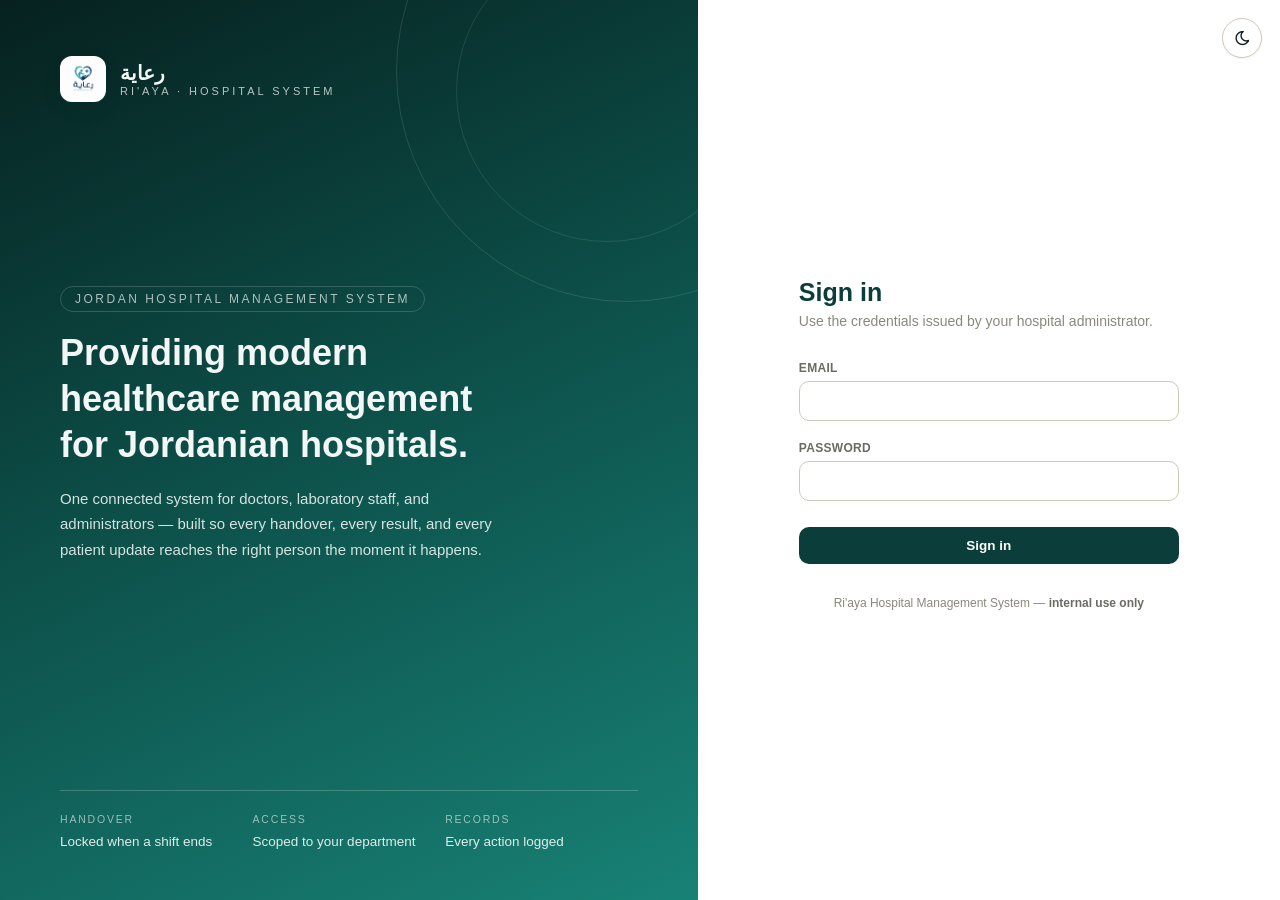
<file: index.html>
<!DOCTYPE html>
<html lang="en">
<head>
<meta charset="UTF-8">
<meta name="viewport" content="width=device-width, initial-scale=1.0">
<link rel="manifest" href="manifest.webmanifest">
<meta name="theme-color" content="#0b3d3a">
<link rel="apple-touch-icon" href="assets/icon-192.png">
<script src="assets/theme-toggle.js"></script>
<script src="assets/register-sw.js"></script>
<title>Ri'aya — Sign in</title>
<script src="assets/vendor/supabase-js.min.js"></script>
<link rel="stylesheet" href="assets/vendor/tabler-icons/tabler-icons.min.css">
<link rel="stylesheet" href="assets/design-system.css">
<style>
  html, body { margin: 0; padding: 0; height: 100%; background: var(--paper); color: var(--ink); }
  body { display: flex; min-height: 100vh; }

  /* ══════════════ LEFT: hero panel ══════════════ */
  .hero-panel {
    flex: 1.15; position: relative; overflow: hidden;
    background: linear-gradient(155deg, var(--teal-950) 0%, var(--teal-800) 55%, var(--teal-500) 130%);
    color: #f2f7f6; display: flex; flex-direction: column; justify-content: space-between;
    padding: 56px 60px 48px;
  }
  .hero-panel::before {
    content: ""; position: absolute; right: -160px; top: -160px; width: 460px; height: 460px;
    border-radius: 50%; border: 1px solid rgba(242,247,246,0.12);
  }
  .hero-panel::after {
    content: ""; position: absolute; right: -60px; top: -60px; width: 300px; height: 300px;
    border-radius: 50%; border: 1px solid rgba(242,247,246,0.1);
  }

  .hero-brand { display: flex; align-items: center; gap: 14px; position: relative; z-index: 1; }
  .hero-brand img { width: 46px; height: 46px; border-radius: 12px; background: #fff; padding: 4px; object-fit: contain; box-shadow: var(--shadow-md); }
  .hero-brand .brand-text .ar { font-size: 20px; font-weight: 700; line-height: 1.2; }
  .hero-brand .brand-text .en { font-size: 11px; letter-spacing: 3px; text-transform: uppercase; opacity: 0.75; }

  .hero-copy { max-width: 440px; position: relative; z-index: 1; }
  .hero-copy .eyebrow {
    font-size: 12px; letter-spacing: 2.5px; text-transform: uppercase; opacity: 0.7; margin-bottom: 18px;
    display: inline-block; padding: 5px 14px; border: 1px solid rgba(242,247,246,0.25); border-radius: var(--radius-full);
  }
  .hero-copy h1 { font-size: 36px; line-height: 1.28; font-weight: 700; margin: 0 0 18px; }
  .hero-copy p { font-size: 15px; line-height: 1.7; opacity: 0.88; margin: 0; }

  .hero-stats { display: flex; gap: 0; margin-top: 44px; border-top: 1px solid rgba(242,247,246,0.22); padding-top: 22px; position: relative; z-index: 1; }
  .hero-stats .stat { flex: 1; padding-right: 20px; }
  .hero-stats .stat .label { font-size: 10.5px; letter-spacing: 1.8px; text-transform: uppercase; opacity: 0.6; margin-bottom: 7px; }
  .hero-stats .stat .value { font-size: 13.5px; opacity: 0.92; line-height: 1.5; }

  /* ══════════════ RIGHT: form panel ══════════════ */
  .form-panel { flex: 1; display: flex; align-items: center; justify-content: center; padding: 40px; background: var(--surface); }
  .form-card { width: 100%; max-width: 380px; }
  .form-card .form-logo-mobile { display: none; }
  .form-card h2 { font-size: 25px; margin: 0 0 6px; font-weight: 700; color: var(--heading); }
  .form-card .sub { font-size: 14px; color: var(--muted); margin: 0 0 32px; }

  .field { margin-bottom: 20px; }

  button.submit { width: 100%; margin-top: 6px; }

  .status { margin-top: 18px; display: none; }
  .status.show { display: flex; }

  .footnote { margin-top: 32px; font-size: 12px; color: var(--muted); text-align: center; }
  .footnote strong { color: var(--muted-strong); }

  .mobile-stats { display: none; }

  @media (max-width: 860px) {
    body { flex-direction: column; }

    .hero-panel {
      flex: 0 0 auto; padding: 36px 30px 40px;
      display: flex; flex-direction: column; gap: 26px; justify-content: flex-start;
    }
    .hero-copy h1 { font-size: 27px; margin-bottom: 0; }
    .hero-copy p { display: none; } /* keeps the hero short so it doesn't crowd the section below */
    .hero-stats { display: none; }

    .form-panel {
      flex: 1 1 auto;
      padding: 20px 24px 32px;
      justify-content: flex-start;
      position: relative; z-index: 2;
    }
    .field-input {
      min-height: 46px; font-size: 16px; /* 16px stops iOS auto-zoom-on-focus */
    }
    .btn.submit { min-height: 48px; }

    /* Handover / Access / Records — now a standalone section under the form */
    .mobile-stats {
      display: flex; gap: 10px;
      padding: 0 24px 32px;
    }
    .mobile-stats .stat {
      flex: 1; background: var(--surface-alt);
      border-radius: var(--radius-md); padding: 10px 8px; text-align: center;
    }
    .mobile-stats .stat .label {
      font-size: 11px; font-weight: 700; color: var(--heading); margin-bottom: 3px;
    }
    .mobile-stats .stat .value {
      font-size: 9.5px; line-height: 1.4; color: var(--muted-strong);
    }

    /* ── Dark mode only, below ──
       One gradient on the page itself — hero and sign-in are no longer
       two separately-colored blocks, just one continuous dark background
       that the content sits on top of. Dark html background also means
       iOS's overscroll bounce shows dark, not white, at the top/bottom.
       In light mode none of this applies — the page just uses the normal
       light surface/heading/muted variables, same as desktop, so the
       toggle actually changes how the page looks. */
    html[data-theme="dark"] { background: var(--teal-950); }
    html[data-theme="dark"] body {
      background: linear-gradient(180deg, var(--teal-950) 0%, var(--teal-700) 32%, var(--teal-950) 68%, var(--teal-950) 100%);
    }
    html[data-theme="dark"] .hero-panel { background: transparent; }
    html[data-theme="dark"] .form-panel { background: transparent; }
    html[data-theme="dark"] .form-card h2 { color: #f2f7f6; margin-top: 8px; }
    html[data-theme="dark"] .form-card .sub { color: rgba(242,247,246,0.7); }
    html[data-theme="dark"] .field-label { color: rgba(242,247,246,0.75); }
    html[data-theme="dark"] .field-input {
      background: rgba(242,247,246,0.08);
      border-color: rgba(242,247,246,0.2);
      color: #f2f7f6;
    }
    html[data-theme="dark"] .field-input::placeholder { color: rgba(242,247,246,0.4); }
    html[data-theme="dark"] .field-input:focus {
      border-color: var(--teal-300);
      box-shadow: 0 0 0 3px rgba(109,207,194,0.18);
    }
    /* Override Safari/Chrome's yellow autofill highlight so a filled-in
       email field still matches the dark input style instead of clashing */
    html[data-theme="dark"] .field-input:-webkit-autofill,
    html[data-theme="dark"] .field-input:-webkit-autofill:hover,
    html[data-theme="dark"] .field-input:-webkit-autofill:focus {
      -webkit-text-fill-color: #f2f7f6;
      -webkit-box-shadow: 0 0 0 1000px rgba(20,116,107,0.35) inset;
      transition: background-color 9999s ease-in-out 0s;
    }
    html[data-theme="dark"] .form-panel .btn-primary { background: #f2f7f6; color: var(--teal-950); }
    html[data-theme="dark"] .form-panel .btn-primary:hover:not(:disabled) { background: #eef7f5; }
    html[data-theme="dark"] .footnote { color: rgba(242,247,246,0.55); }
    html[data-theme="dark"] .footnote strong { color: rgba(242,247,246,0.85); }
    html[data-theme="dark"] .mobile-stats .stat { background: rgba(242,247,246,0.07); }
    html[data-theme="dark"] .mobile-stats .stat .label { color: #f2f7f6; }
    html[data-theme="dark"] .mobile-stats .stat .value { color: rgba(242,247,246,0.65); }
  }
</style>
</head>
<body>

  <button class="theme-toggle-btn" aria-label="Toggle dark mode"></button>

  <div class="hero-panel">
    <div class="hero-brand">
      <img src="assets/logo.png" alt="Ri'aya logo">
      <div class="brand-text">
        <div class="ar">رعاية</div>
        <div class="en">Ri'aya · Hospital System</div>
      </div>
    </div>

    <div class="hero-copy">
      <span class="eyebrow">Jordan Hospital Management System</span>
      <h1>Providing modern healthcare management for Jordanian hospitals.</h1>
      <p>One connected system for doctors, laboratory staff, and administrators — built so every handover, every result, and every patient update reaches the right person the moment it happens.</p>
    </div>

    <div class="hero-stats">
      <div class="stat"><div class="label">Handover</div><div class="value">Locked when a shift ends</div></div>
      <div class="stat"><div class="label">Access</div><div class="value">Scoped to your department</div></div>
      <div class="stat"><div class="label">Records</div><div class="value">Every action logged</div></div>
    </div>
  </div>

  <div class="form-panel">
    <div class="form-card">
      <h2>Sign in</h2>
      <p class="sub">Use the credentials issued by your hospital administrator.</p>

      <form id="login-form">
        <div class="field">
          <label class="field-label" for="email">Email</label>
          <input type="email" id="email" name="email" class="field-input" autocomplete="email" required>
        </div>
        <div class="field">
          <label class="field-label" for="password">Password</label>
          <input type="password" id="password" name="password" class="field-input" autocomplete="current-password" required>
        </div>
        <button type="submit" class="btn btn-primary submit" id="submit-btn">Sign in</button>
      </form>

      <div class="alert status" id="status"></div>

      <p class="footnote">Ri'aya Hospital Management System — <strong>internal use only</strong></p>
    </div>
  </div>

  <div class="mobile-stats">
    <div class="stat"><div class="label">Handover</div><div class="value">Locked at shift end</div></div>
    <div class="stat"><div class="label">Access</div><div class="value">Dept scoped</div></div>
    <div class="stat"><div class="label">Records</div><div class="value">Every action logged</div></div>
  </div>

<script>
  // ══════════════════════════════════════════════════════════════
  // SUPABASE CONNECTION SETUP — unchanged from before
  // ══════════════════════════════════════════════════════════════
  const SUPABASE_URL = "https://etvrquzjlgzmysbxlrev.supabase.co";
  const SUPABASE_ANON_KEY = "eyJhbGciOiJIUzI1NiIsInR5cCI6IkpXVCJ9.eyJpc3MiOiJzdXBhYmFzZSIsInJlZiI6ImV0dnJxdXpqbGd6bXlzYnhscmV2Iiwicm9sZSI6ImFub24iLCJpYXQiOjE3ODM2ODEyOTgsImV4cCI6MjA5OTI1NzI5OH0.zIgWMsOzp-agiVOe-cnOx4qgA-FUsU-fGbgVCvW_Yjg";
  const supabaseClient = window.supabase.createClient(SUPABASE_URL, SUPABASE_ANON_KEY);

  // ══════════════════════════════════════════════════════════════
  // ROLE → DASHBOARD MAPPING — unchanged from before
  // ══════════════════════════════════════════════════════════════
  const ROLE_REDIRECTS = {
    admin: "admin.html",
    head_doctor: "head-doctor-dashboard.html",
    doctor: "doctor-dashboard.html",
    duty_doctor: "duty-doctor-dashboard.html",
    emergency_duty_doctor: "duty-doctor-dashboard.html",
    nurse: "nurse-dashboard.html",
    lab: "lab-dashboard.html",
    blood_bank: "blood-bank-dashboard.html",
    imaging: "imaging-dashboard.html",
  };
  const DEFAULT_REDIRECT = "dashboard.html";

  initThemeToggle();

  const form = document.getElementById("login-form");
  const statusEl = document.getElementById("status");
  const submitBtn = document.getElementById("submit-btn");

  function showStatus(message, type) {
    statusEl.innerHTML = `<span class="alert-icon">${type === "error" ? "⚠" : "✓"}</span><span>${message}</span>`;
    statusEl.className = "alert status show " + (type === "error" ? "alert-error" : "alert-success");
  }

  function clearStatus() {
    statusEl.className = "alert status";
  }

  // Arrived here after idle-logout.js auto-signed someone out — say so,
  // rather than silently dropping them on a blank login form with no
  // explanation of why they were logged out.
  if (new URLSearchParams(window.location.search).get("signedOut") === "idle") {
    showStatus("You were signed out after a period of inactivity, to help keep patient data secure on shared devices.", "success");
  }

  // Retries a network call a few times with increasing delay before giving
  // up — a single dropped request on bad wifi/4G shouldn't be enough to
  // stop someone signing in.
  async function withRetry(fn, { retries = 3, baseDelayMs = 800 } = {}) {
    let lastErr;
    for (let attempt = 0; attempt <= retries; attempt++) {
      try { return await fn(); }
      catch (err) {
        lastErr = err;
        if (attempt < retries) await new Promise((r) => setTimeout(r, baseDelayMs * Math.pow(2, attempt)));
      }
    }
    throw lastErr;
  }

  form.addEventListener("submit", async (e) => {
    e.preventDefault();
    clearStatus();

    const email = document.getElementById("email").value.trim();
    const password = document.getElementById("password").value;

    submitBtn.disabled = true;
    submitBtn.textContent = "Signing in…";

    let authData, authError;
    for (let attempt = 0; ; attempt++) {
      const result = await supabaseClient.auth.signInWithPassword({ email, password });
      authData = result.data; authError = result.error;
      // Only retry genuine network/connection failures — a wrong password
      // should fail immediately, not retry pointlessly for several seconds.
      const isRetryable = authError && window.supabase.isAuthRetryableFetchError(authError);
      if (!isRetryable || attempt >= 3) break;
      submitBtn.textContent = "Connection trouble, retrying…";
      await new Promise((r) => setTimeout(r, 800 * Math.pow(2, attempt)));
    }

    if (authError) {
      const message = window.supabase.isAuthRetryableFetchError(authError)
        ? "Couldn't reach the server — check your connection and try again."
        : (authError.message || "Sign in failed. Check your email and password.");
      showStatus(message, "error");
      submitBtn.disabled = false;
      submitBtn.textContent = "Sign in";
      return;
    }

    const userId = authData.user.id;

    let profile, profileError;
    try {
      const result = await withRetry(() => supabaseClient
        .from("profiles")
        .select("role, full_name")
        .eq("user_id", userId)
        .single());
      profile = result.data; profileError = result.error;
    } catch (err) {
      profileError = err;
    }

    if (profileError || !profile) {
      const isNetworkIssue = profileError && !profileError.code; // PostgREST errors (e.g. "no rows found") have a .code; thrown network/fetch errors don't
      const message = isNetworkIssue
        ? "Signed in, but couldn't load your profile — check your connection and try signing in again."
        : "Signed in, but no profile was found for this account. Contact your administrator.";
      showStatus(message, "error");
      submitBtn.disabled = false;
      submitBtn.textContent = "Sign in";
      return;
    }

    showStatus("Welcome, " + profile.full_name + ". Redirecting…", "success");

    const destination = ROLE_REDIRECTS[profile.role] || DEFAULT_REDIRECT;
    setTimeout(() => {
      window.location.href = destination;
    }, 600);
  });
</script>

</body>
</html>
</file>
<file: assets/design-system.css>
/* ═══════════════════════════════════════════════════════════════
   RI'AYA DESIGN SYSTEM
   Shared across every page. One source of truth for color,
   typography, spacing, and every reusable component (buttons,
   badges, alerts, cards, forms). Redesign a page by using these
   classes, not by inventing new ad-hoc styles.
   ═══════════════════════════════════════════════════════════════ */

:root {
  /* Brand */
  --ink: #0f2027;
  --teal-950: #06211f;
  --teal-900: #0b3d3a;
  --teal-800: #0e5750;
  --teal-700: #14746b;
  --teal-500: #1f9e8f;
  --teal-300: #6dcfc2;
  --teal-100: #e3f5f2;

  --paper: #f6f4ef;
  --surface: #ffffff;
  --line: #e2dfd4;
  --line-strong: #cfc9b8;
  --muted: #8a887d;
  --muted-strong: #6b6a63;

  /* Semantic */
  --amber-500: #c98a3e;
  --amber-100: #faf0e2;
  --red-500: #b5442e;
  --red-100: #fbe9e5;
  --green-500: #2f7d5c;
  --green-100: #e7f3ed;
  --blue-500: #2f6fa8;
  --blue-100: #e8f1f9;

  /* Elevation */
  --radius-sm: 6px;
  --radius-md: 10px;
  --radius-lg: 16px;
  --radius-full: 999px;
  --shadow-sm: 0 1px 2px rgba(15,32,39,0.06);
  --shadow-md: 0 6px 20px rgba(15,32,39,0.08);
  --shadow-lg: 0 16px 40px rgba(15,32,39,0.16);

  --font: 'Segoe UI', 'Inter', 'Helvetica Neue', Arial, sans-serif;

  /* Semantic aliases so per-page CSS can theme correctly */
  --heading: var(--teal-900);
  --muted-soft: #9a988e;
  --surface-alt: #eeece4;
  --surface-hover: #f3f1ea;

  color-scheme: light;
}

/* ── Dark mode ──
   Toggled by setting data-theme="dark" on <html> (see assets/theme-toggle.js).
   Brand teals (--teal-950…--teal-300) stay fixed — the sidebar/hero panels
   are always dark-teal by design in both themes — only the neutral
   surface/text/border scale and the pastel badge/alert backgrounds flip. */
html[data-theme="dark"] {
  color-scheme: dark;
  --ink: #eaf2f0;
  --paper: #101d1c;
  --surface: #172624;
  --line: #2b3d3b;
  --line-strong: #3c534f;
  --muted: #8fa8a2;
  --muted-strong: #b6c9c4;
  --muted-soft: #7d938d;
  --surface-alt: #1f312f;
  --surface-hover: #24413d;
  --heading: var(--teal-300);

  --amber-100: rgba(201,138,62,0.18);
  --red-100: rgba(181,68,46,0.2);
  --green-100: rgba(47,125,92,0.2);
  --blue-100: rgba(47,111,168,0.2);
  --teal-100: rgba(31,158,143,0.18);
}

* { box-sizing: border-box; }
body { font-family: var(--font); }

@media (prefers-reduced-motion: reduce) {
  * { transition: none !important; animation: none !important; }
}

/* ── Buttons ── */
.btn {
  display: inline-flex; align-items: center; justify-content: center; gap: 8px;
  font-family: var(--font); font-size: 13.5px; font-weight: 600;
  padding: 10px 20px; border-radius: var(--radius-md); border: 1px solid transparent;
  cursor: pointer; transition: transform 0.12s ease, box-shadow 0.15s ease, background 0.15s ease, opacity 0.15s ease;
  user-select: none;
}
.btn:active { transform: scale(0.98); }
.btn:focus-visible { outline: 2px solid var(--teal-500); outline-offset: 2px; }
.btn:disabled { opacity: 0.5; cursor: not-allowed; transform: none; }

.btn-primary { background: var(--teal-900); color: #fff; }
.btn-primary:hover:not(:disabled) { background: var(--teal-700); box-shadow: var(--shadow-md); }

.btn-secondary { background: var(--surface); color: var(--heading); border-color: var(--line-strong); }
.btn-secondary:hover:not(:disabled) { background: var(--paper); }

.btn-danger { background: var(--red-500); color: #fff; }
.btn-danger:hover:not(:disabled) { opacity: 0.9; box-shadow: var(--shadow-md); }

.btn-success { background: var(--green-500); color: #fff; }
.btn-success:hover:not(:disabled) { opacity: 0.9; box-shadow: var(--shadow-md); }

.btn-ghost { background: transparent; color: var(--muted-strong); }
.btn-ghost:hover:not(:disabled) { background: var(--paper); color: var(--ink); }

.btn-sm { padding: 6px 14px; font-size: 12.5px; }

/* ── Badges ── */
.badge {
  display: inline-flex; align-items: center; gap: 5px;
  font-size: 11px; font-weight: 700; letter-spacing: 0.3px; text-transform: uppercase;
  padding: 4px 11px; border-radius: var(--radius-full); line-height: 1.4;
}
.badge-neutral { background: var(--line); color: var(--muted-strong); }
.badge-pending { background: var(--amber-100); color: var(--amber-500); }
.badge-success { background: var(--green-100); color: var(--green-500); }
.badge-danger  { background: var(--red-100); color: var(--red-500); }
.badge-info    { background: var(--blue-100); color: var(--blue-500); }
.badge-brand   { background: var(--teal-100); color: var(--heading); }

/* ── Alerts ── */
.alert {
  display: flex; align-items: flex-start; gap: 10px;
  padding: 12px 16px; border-radius: var(--radius-md); font-size: 13px; line-height: 1.5;
}
.alert .alert-icon { font-size: 15px; flex-shrink: 0; margin-top: 1px; }
.alert-warning { background: var(--amber-100); color: #7a5620; }
.alert-success { background: var(--green-100); color: #1f5138; }
.alert-info    { background: var(--blue-100); color: #1f4d73; }
.alert-error   { background: var(--red-100); color: #7a2e1e; }

/* ── Cards ── */
.card {
  background: var(--surface); border-radius: var(--radius-lg);
  box-shadow: var(--shadow-sm); border: 1px solid transparent;
  transition: box-shadow 0.15s ease, border-color 0.15s ease;
}
.card-hover:hover { box-shadow: var(--shadow-md); }
.card-selected { border-color: var(--teal-500); }

/* ── Forms ── */
.field-label {
  display: block; font-size: 12px; font-weight: 600; letter-spacing: 0.3px;
  color: var(--muted-strong); margin-bottom: 6px; text-transform: uppercase;
}
.field-input, .field-select {
  width: 100%; padding: 11px 14px; border: 1px solid var(--line-strong);
  border-radius: var(--radius-md); font-size: 14px; font-family: var(--font);
  background: var(--surface); color: var(--ink);
  transition: border-color 0.15s ease, box-shadow 0.15s ease;
}
.field-input:focus, .field-select:focus {
  outline: none; border-color: var(--teal-500);
  box-shadow: 0 0 0 3px rgba(31,158,143,0.14);
}

/* ── Utility ── */
.section-heading {
  font-size: 12px; font-weight: 700; letter-spacing: 1.2px; text-transform: uppercase;
  color: var(--muted-strong); margin: 28px 0 14px;
}
.page-title { font-size: 23px; font-weight: 700; color: var(--heading); margin: 0; }
.empty-state { color: var(--muted); font-size: 13.5px; padding: 32px 0; text-align: center; }

/* ── Dark mode toggle button ──
   One instance is fixed top-right for desktop; a second, differently
   styled instance lives inside each page's .mobile-topbar for mobile
   (mobile-nav.css hides whichever one doesn't apply). Both share the
   .theme-toggle-btn class and are kept in sync by assets/theme-toggle.js. */
.theme-toggle-btn {
  position: fixed; top: 18px; right: 18px; z-index: 500;
  width: 40px; height: 40px; border-radius: var(--radius-full);
  background: var(--surface); border: 1px solid var(--line-strong);
  color: var(--ink); font-size: 17px;
  display: flex; align-items: center; justify-content: center;
  cursor: pointer; box-shadow: var(--shadow-sm);
  transition: box-shadow 0.15s ease, background 0.15s ease, color 0.15s ease;
}
.theme-toggle-btn:hover { box-shadow: var(--shadow-md); }
.theme-toggle-btn:active { transform: scale(0.96); }

/* ── Fade transitions for tab/page content ── */
@keyframes fadein-up { from { opacity: 0; transform: translateY(4px); } to { opacity: 1; transform: translateY(0); } }
.fade-in { animation: fadein-up 0.2s ease; }
</file>
<file: assets/mobile-nav.css>
/* ═══════════════════════════════════════════════════════════════
   MOBILE NAVIGATION & TOUCH OPTIMIZATION
   Shared across every dashboard. Loaded after each page's own
   <style> block, so its rules win the cascade at equal specificity
   — this is what lets it override each page's desktop nav layout
   at narrow widths without touching that page's own CSS.
   ═══════════════════════════════════════════════════════════════ */

.mobile-topbar { display: none; }
.nav-overlay { display: none; }

@media (max-width: 767px) {
  body { flex-direction: column; }

  /* Fixed top bar: logo + hamburger button, always visible while scrolling */
  .mobile-topbar {
    display: flex; align-items: center; justify-content: space-between;
    position: sticky; top: 0; z-index: 40;
    background: var(--teal-950, #06211f); color: #f2f7f6;
    padding: 12px 16px;
    box-shadow: 0 2px 8px rgba(15,32,39,0.15);
  }
  .mobile-topbar .mt-brand { display: flex; align-items: center; gap: 10px; }
  .mobile-topbar .mt-brand img { width: 30px; height: 30px; border-radius: 8px; background: #fff; padding: 2px; object-fit: contain; }
  .mobile-topbar .mt-brand span { font-size: 15px; font-weight: 700; }
  .mobile-topbar .mt-actions { display: flex; align-items: center; gap: 8px; }
  .hamburger-btn {
    width: 44px; height: 44px; border-radius: 10px; border: none;
    background: rgba(242,247,246,0.12); color: #f2f7f6; font-size: 20px;
    cursor: pointer; display: flex; align-items: center; justify-content: center;
  }
  .hamburger-btn:active { background: rgba(242,247,246,0.22); }

  /* The fixed desktop toggle would sit on top of this bar, so it's
     replaced by .theme-toggle-btn-mobile living inside .mt-actions. */
  .theme-toggle-btn:not(.theme-toggle-btn-mobile) { display: none; }
  .theme-toggle-btn-mobile {
    position: static; width: 40px; height: 40px;
    background: rgba(242,247,246,0.12); border: none; color: #f2f7f6;
    box-shadow: none;
  }
  .theme-toggle-btn-mobile:hover { background: rgba(242,247,246,0.22); box-shadow: none; }

  /* Sidebar becomes an off-canvas drawer that slides in from the left */
  nav {
    position: fixed !important;
    top: 0 !important; left: -280px !important;
    height: 100vh !important; width: 260px !important;
    flex-direction: column !important;
    padding: 20px 0 !important;
    overflow-x: hidden !important; overflow-y: auto !important;
    z-index: 60;
    transition: left 0.25s ease;
    box-shadow: 4px 0 24px rgba(15,32,39,0.25);
  }
  nav.open { left: 0 !important; }

  nav .brand, .sidebar-profile { padding-left: 20px !important; padding-right: 20px !important; }

  /* Dark overlay behind the open drawer — tap it to close */
  .nav-overlay {
    position: fixed; inset: 0; background: rgba(15,32,39,0.5); z-index: 50;
  }
  .nav-overlay.show { display: block; }

  main { width: 100%; padding: 16px !important; max-width: 100% !important; }
  body.has-bottom-nav main { padding-bottom: 84px !important; }

  /* Comfortable touch targets — 44px is the standard minimum tap size */
  .nav-btn { min-height: 50px; font-size: 15px !important; display: flex; align-items: center; padding-left: 22px !important; }
  .btn, button, #logout-btn, .swap-btn, #add-patient-btn, .discharge-btn, .chat-with-btn { min-height: 44px; }
  input, select, textarea { min-height: 46px; font-size: 16px !important; } /* 16px stops iOS auto-zoom-on-focus */
  .field-input, .field-select { min-height: 46px; }

  /* Tables: smooth momentum scroll with a sticky first column so labels
     stay visible while scrolling horizontally through the days */
  table { -webkit-overflow-scrolling: touch; }
  .schedule-table-el, table.schedule {
    display: block; overflow-x: auto; white-space: nowrap; border-radius: 10px;
  }
  .schedule-table-el .shift-label-col, table.schedule .name-col {
    position: sticky; left: 0; background: var(--surface, #fff); z-index: 1;
  }

  /* Cards and rows: let content wrap onto multiple lines instead of
     squeezing or overflowing off-screen */
  .doctor-row, .patient-card, .dept-card, .request-card, .patient-summary,
  .request-summary, .info-card, .me-card, .patient-header-card {
    flex-wrap: wrap;
  }

  .modal { width: 92vw !important; max-height: 88vh; overflow-y: auto; -webkit-overflow-scrolling: touch; }
  .modal-backdrop { z-index: 100 !important; }

  /* Slightly larger base text for comfortable phone reading */
  body { font-size: 15px; }
  .page-title { font-size: 20px !important; }
}
</file>
